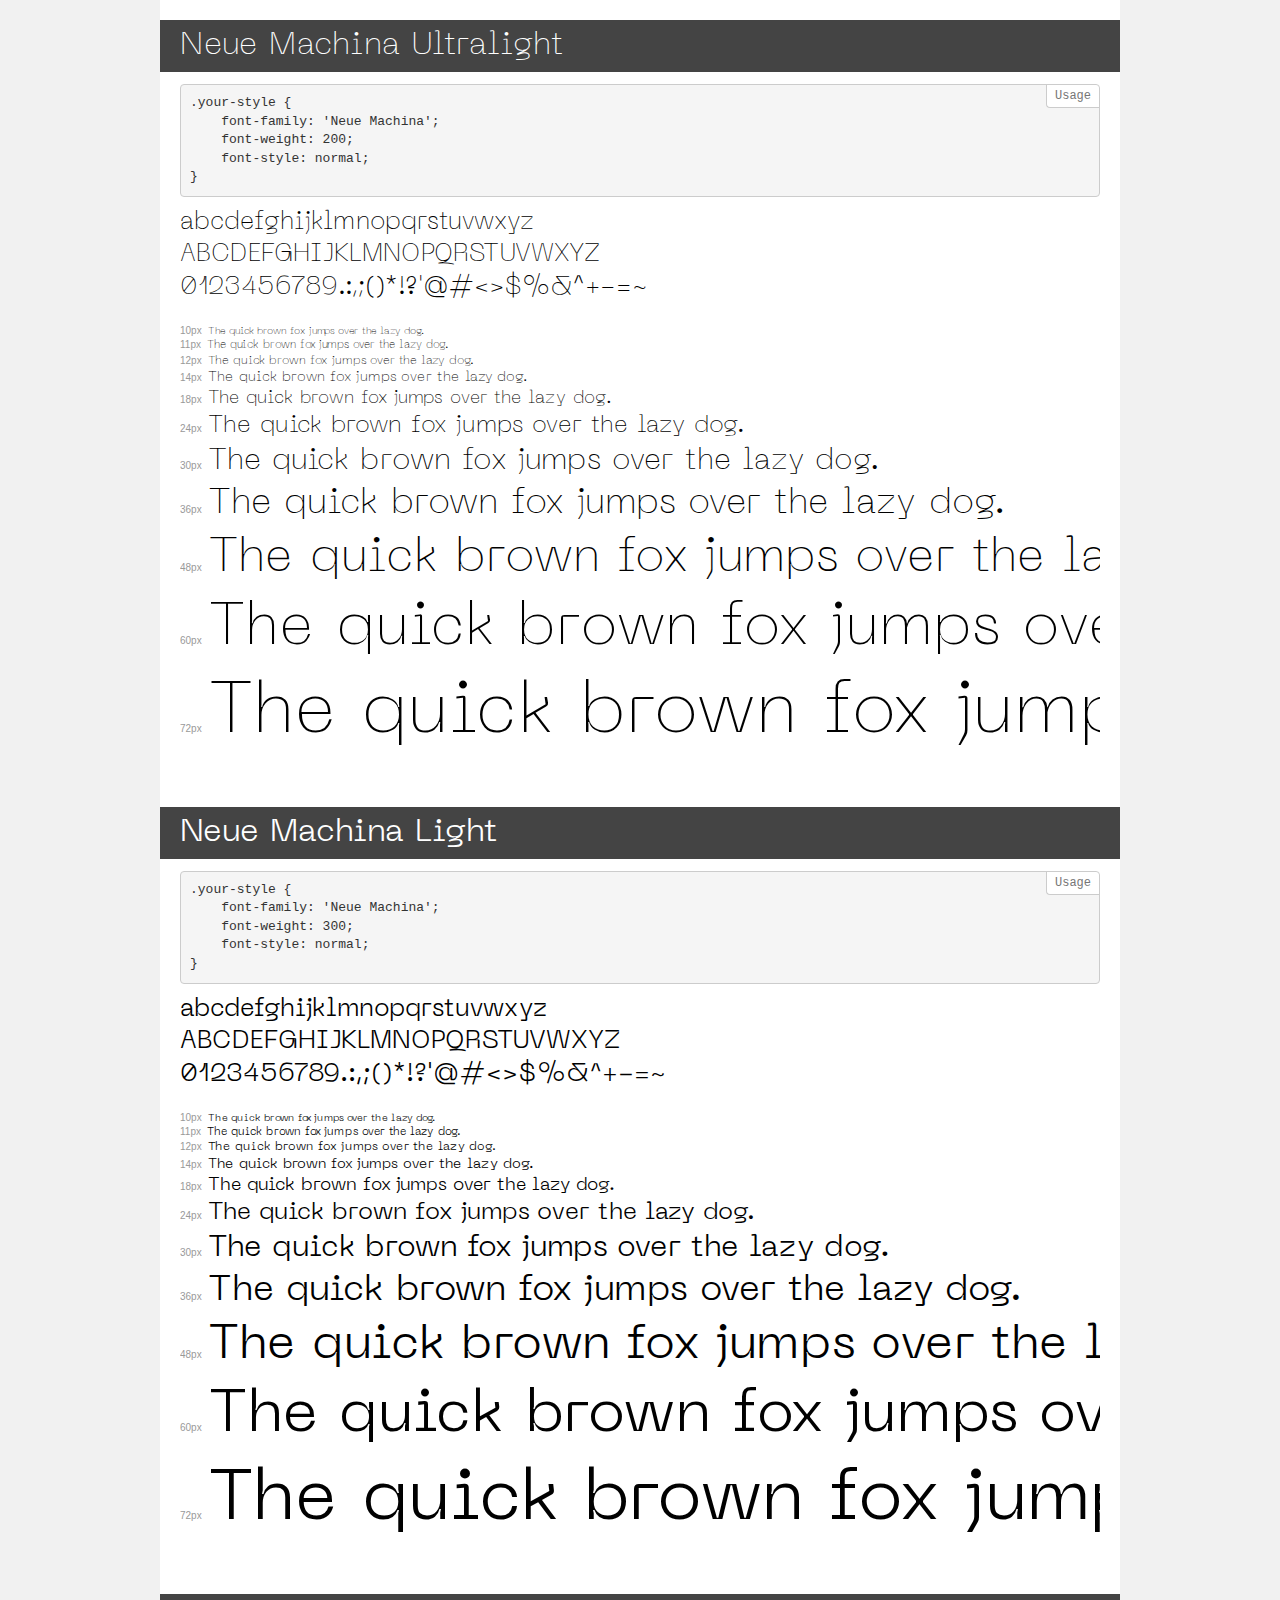
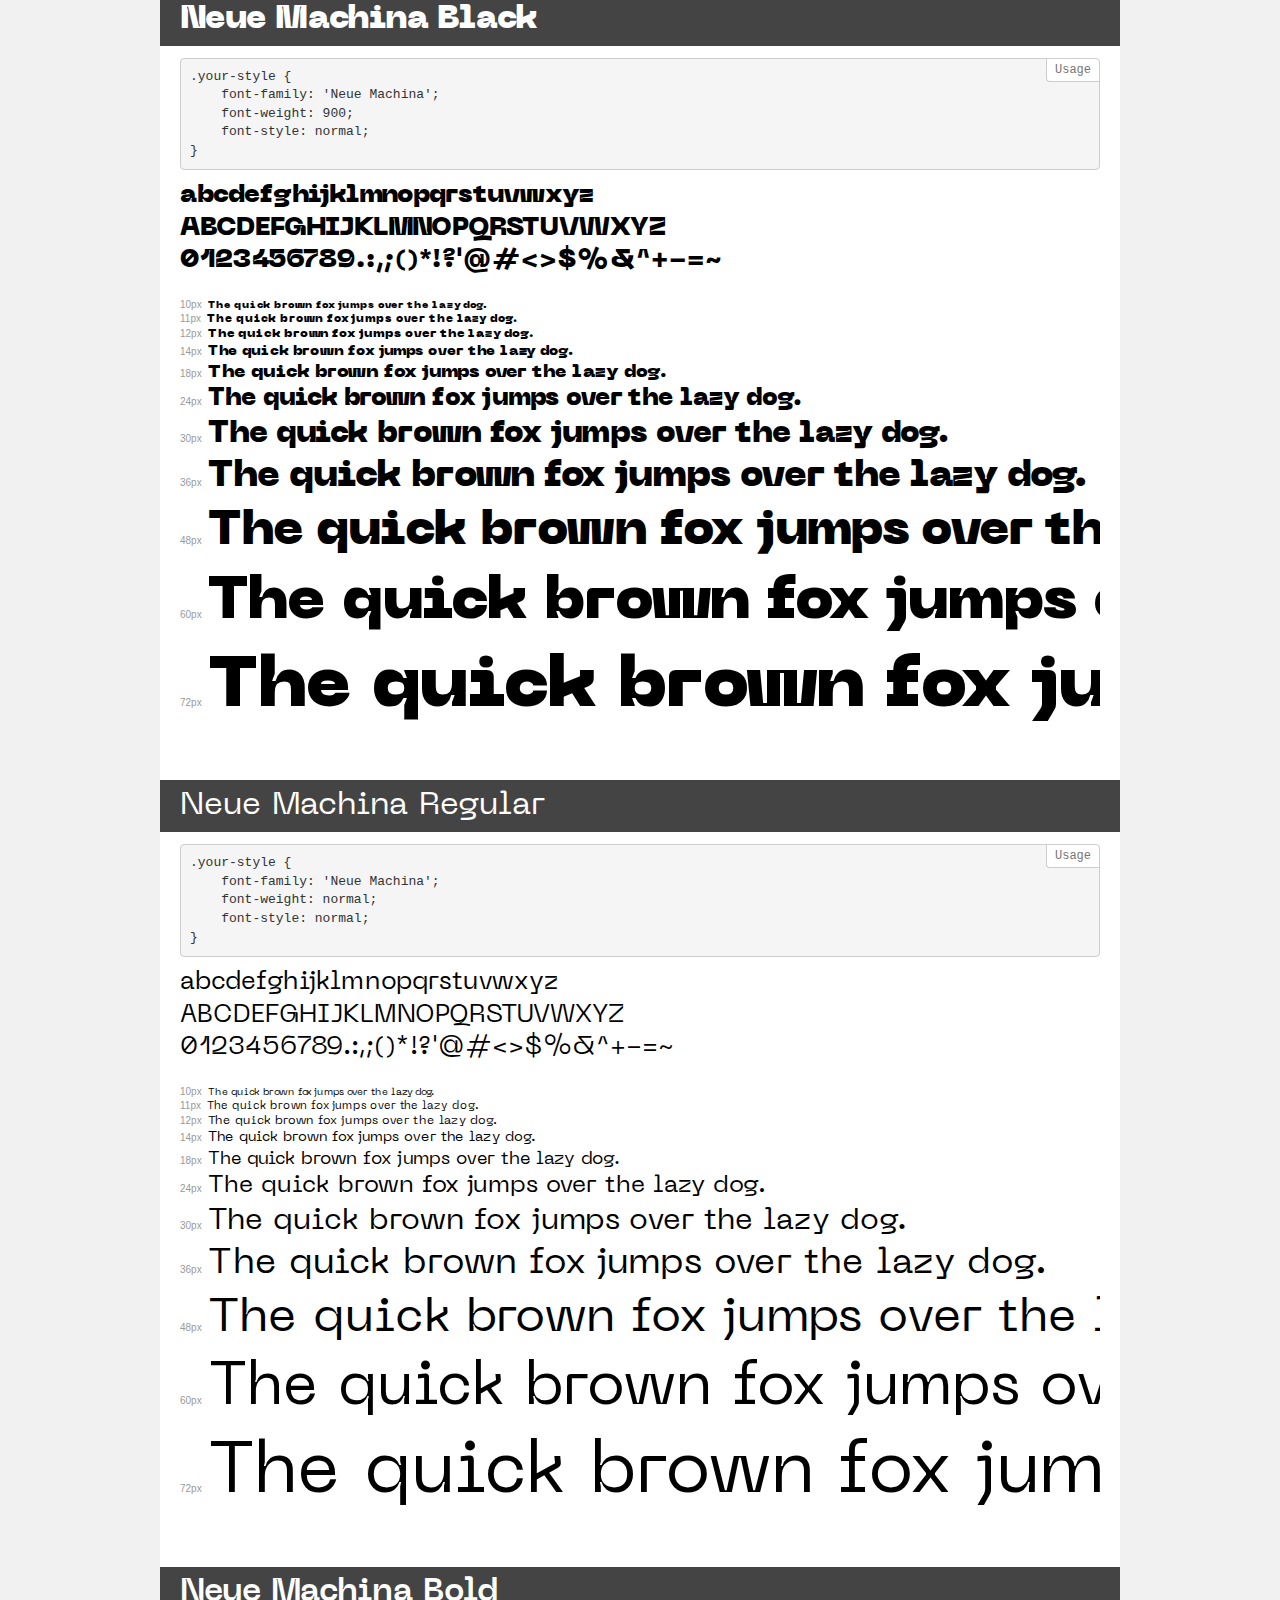
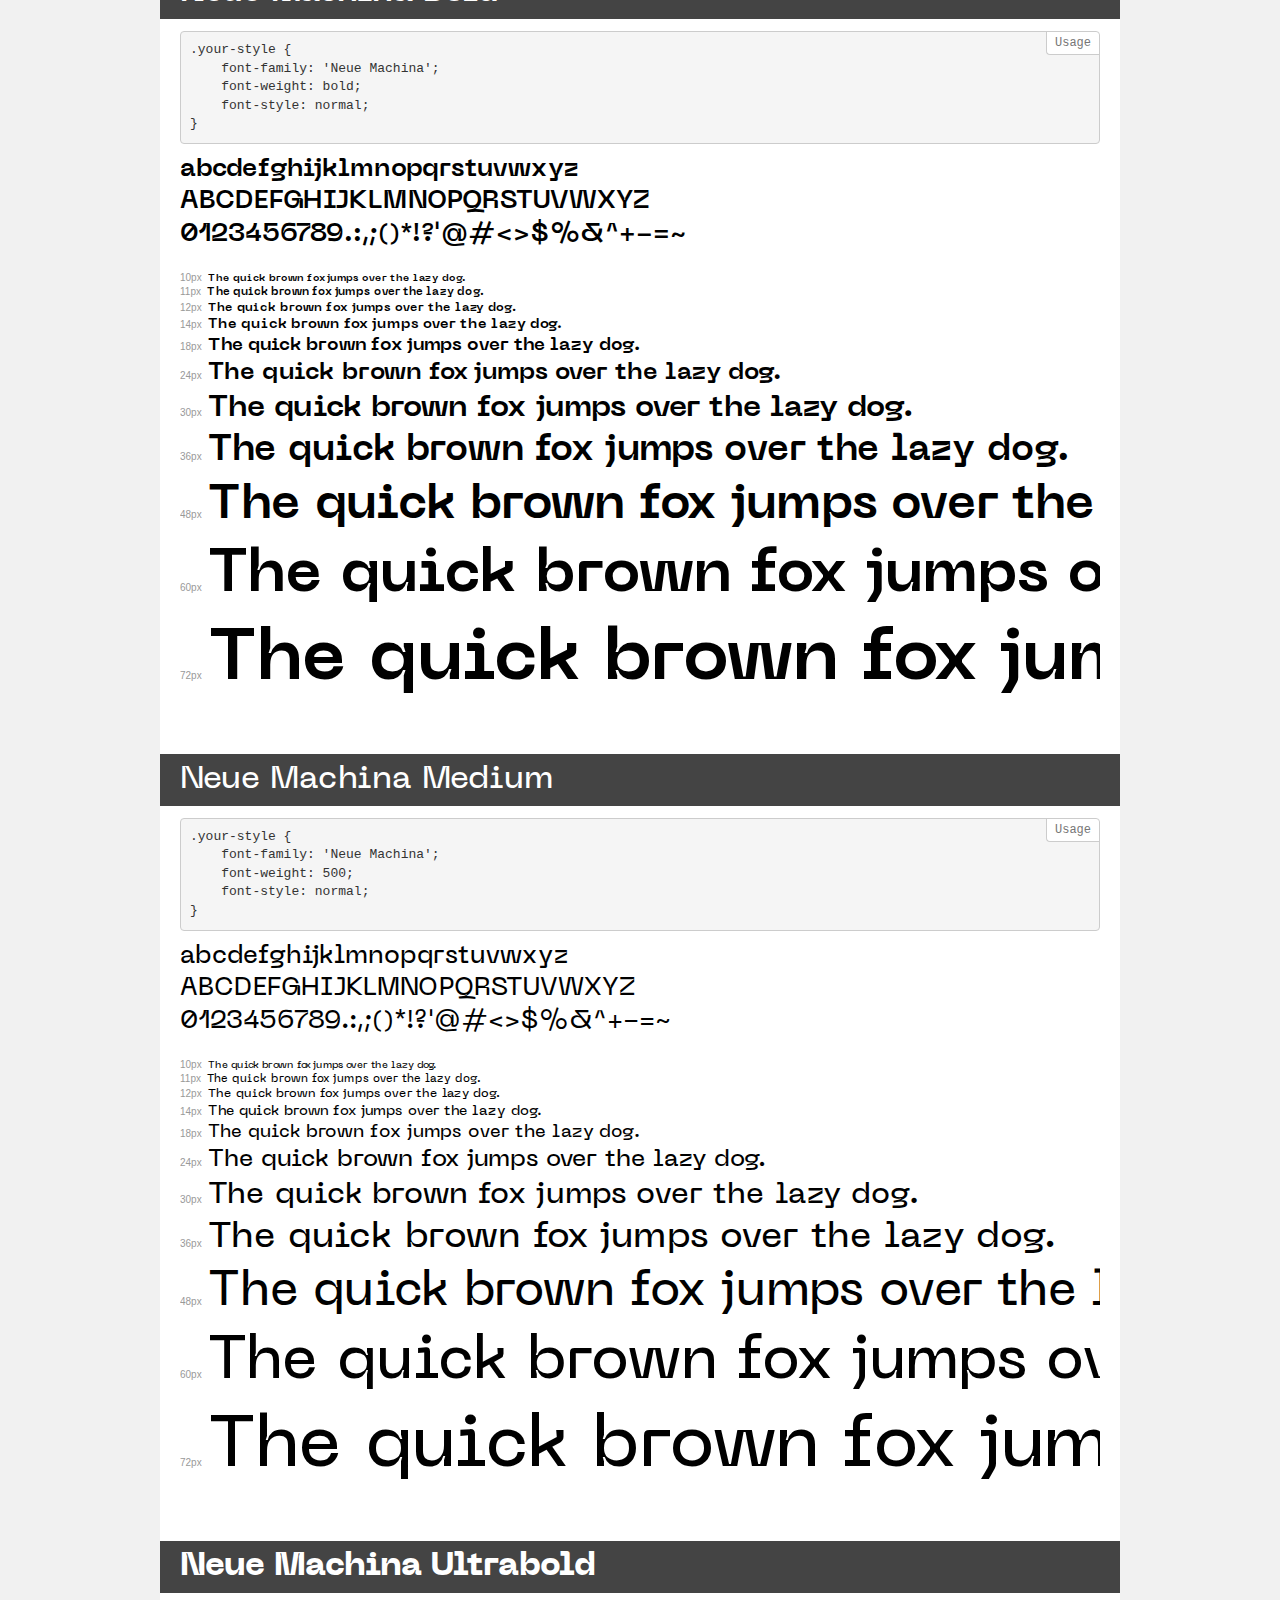
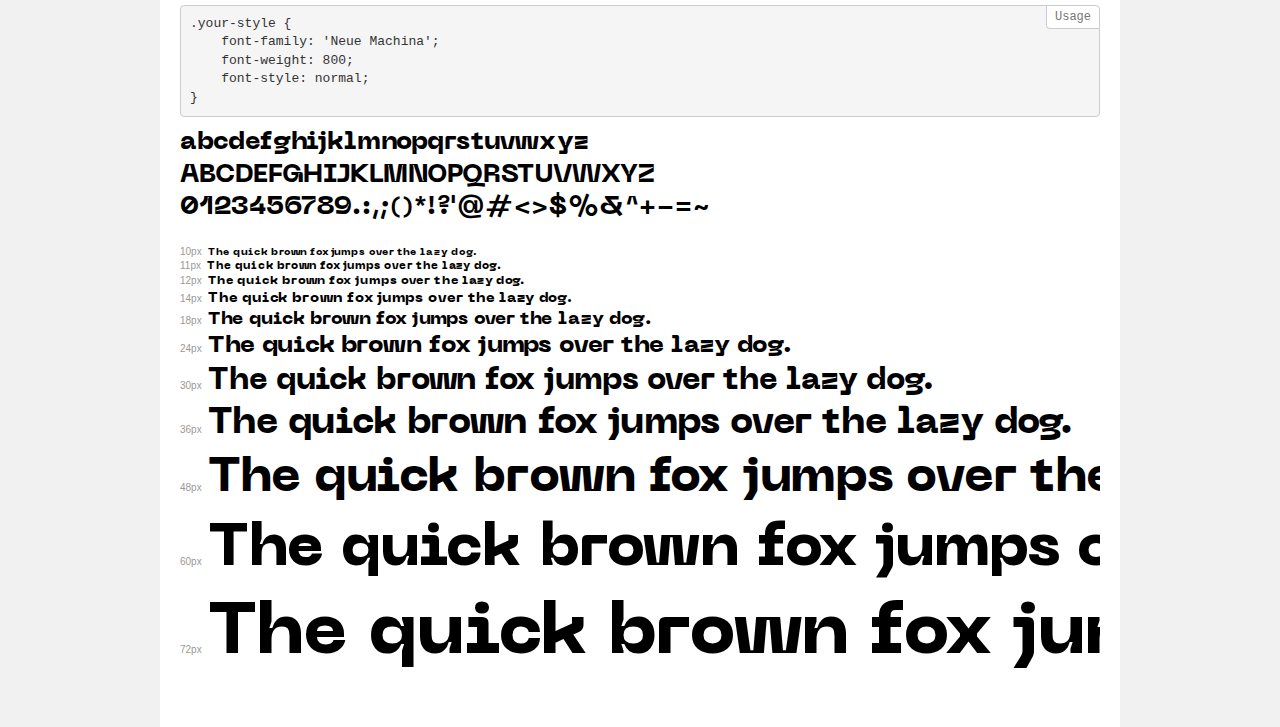
<file: assests/font/demo.html>
<!DOCTYPE html>
<html>
<head>
    <meta charset="utf-8">
    <meta http-equiv="X-UA-Compatible" content="IE=edge">
    <meta name="viewport" content="width=device-width, initial-scale=1">
    <meta name="robots" content="noindex, noarchive">
    <meta name="format-detection" content="telephone=no">
    <title>Transfonter demo</title>
    <link href="stylesheet.css" rel="stylesheet">
    <style>
        /*
        http://meyerweb.com/eric/tools/css/reset/
        v2.0 | 20110126
        License: none (public domain)
        */
        html, body, div, span, applet, object, iframe,
        h1, h2, h3, h4, h5, h6, p, blockquote, pre,
        a, abbr, acronym, address, big, cite, code,
        del, dfn, em, img, ins, kbd, q, s, samp,
        small, strike, strong, sub, sup, tt, var,
        b, u, i, center,
        dl, dt, dd, ol, ul, li,
        fieldset, form, label, legend,
        table, caption, tbody, tfoot, thead, tr, th, td,
        article, aside, canvas, details, embed,
        figure, figcaption, footer, header, hgroup,
        menu, nav, output, ruby, section, summary,
        time, mark, audio, video {
            margin: 0;
            padding: 0;
            border: 0;
            font-size: 100%;
            font: inherit;
            vertical-align: baseline;
        }
        /* HTML5 display-role reset for older browsers */
        article, aside, details, figcaption, figure,
        footer, header, hgroup, menu, nav, section {
            display: block;
        }
        body {
            line-height: 1;
        }
        ol, ul {
            list-style: none;
        }
        blockquote, q {
            quotes: none;
        }
        blockquote:before, blockquote:after,
        q:before, q:after {
            content: '';
            content: none;
        }
        table {
            border-collapse: collapse;
            border-spacing: 0;
        }
        /* common styles */
        body {
            background: #f1f1f1;
            color: #000;
        }
        .page {
            background: #fff;
            width: 920px;
            margin: 0 auto;
            padding: 20px 20px 0 20px;
            overflow: hidden;
        }
        .font-container {
            overflow-x: auto;
            overflow-y: hidden;
            margin-bottom: 40px;
            line-height: 1.3;
            white-space: nowrap;
            padding-bottom: 5px;
        }
        h1 {
            position: relative;
            background: #444;
            font-size: 32px;
            color: #fff;
            padding: 10px 20px;
            margin: 0 -20px 12px -20px;
        }
        .letters {
            font-size: 25px;
            margin-bottom: 20px;
        }
        .s10:before {
            content: '10px';
        }
        .s11:before {
            content: '11px';
        }
        .s12:before {
            content: '12px';
        }
        .s14:before {
            content: '14px';
        }
        .s18:before {
            content: '18px';
        }
        .s24:before {
            content: '24px';
        }
        .s30:before {
            content: '30px';
        }
        .s36:before {
            content: '36px';
        }
        .s48:before {
            content: '48px';
        }
        .s60:before {
            content: '60px';
        }
        .s72:before {
            content: '72px';
        }
        .s10:before, .s11:before, .s12:before, .s14:before,
        .s18:before, .s24:before, .s30:before, .s36:before,
        .s48:before, .s60:before, .s72:before {
            font-family: Arial, sans-serif;
            font-size: 10px;
            font-weight: normal;
            font-style: normal;
            color: #999;
            padding-right: 6px;
        }
        pre {
            display: block;
            position: relative;
            padding: 9px;
            margin: 0 0 10px;
            font-family: Monaco, Menlo, Consolas, "Courier New", monospace !important;
            font-size: 13px;
            line-height: 1.428571429;
            color: #333;
            font-weight: normal !important;
            font-style: normal !important;
            background-color: #f5f5f5;
            border: 1px solid #ccc;
            overflow-x: auto;
            border-radius: 4px;
        }
        pre:after {
            display: block;
            position: absolute;
            right: 0;
            top: 0;
            content: 'Usage';
            line-height: 1;
            padding: 5px 8px;
            font-size: 12px;
            color: #767676;
            background-color: #fff;
            border: 1px solid #ccc;
            border-right: none;
            border-top: none;
            border-radius: 0 4px 0 4px;
            z-index: 10;
        }
        /* responsive */
        @media (max-width: 959px) {
            .page {
                width: auto;
                margin: 0;
            }
        }
    </style>
</head>
<body>
<div class="page">
    <div class="demo" style="font-family: 'Neue Machina'; font-weight: 200; font-style: normal;">
        <h1>Neue Machina Ultralight</h1>
        <pre>.your-style {
    font-family: 'Neue Machina';
    font-weight: 200;
    font-style: normal;
}</pre>
        <div class="font-container">
            <p class="letters">
                abcdefghijklmnopqrstuvwxyz<br>
ABCDEFGHIJKLMNOPQRSTUVWXYZ<br>
                0123456789.:,;()*!?'@#<>$%&^+-=~
            </p>
            <p class="s10" style="font-size: 10px;">The quick brown fox jumps over the lazy dog.</p>
            <p class="s11" style="font-size: 11px;">The quick brown fox jumps over the lazy dog.</p>
            <p class="s12" style="font-size: 12px;">The quick brown fox jumps over the lazy dog.</p>
            <p class="s14" style="font-size: 14px;">The quick brown fox jumps over the lazy dog.</p>
            <p class="s18" style="font-size: 18px;">The quick brown fox jumps over the lazy dog.</p>
            <p class="s24" style="font-size: 24px;">The quick brown fox jumps over the lazy dog.</p>
            <p class="s30" style="font-size: 30px;">The quick brown fox jumps over the lazy dog.</p>
            <p class="s36" style="font-size: 36px;">The quick brown fox jumps over the lazy dog.</p>
            <p class="s48" style="font-size: 48px;">The quick brown fox jumps over the lazy dog.</p>
            <p class="s60" style="font-size: 60px;">The quick brown fox jumps over the lazy dog.</p>
            <p class="s72" style="font-size: 72px;">The quick brown fox jumps over the lazy dog.</p>
        </div>
    </div>
    <div class="demo" style="font-family: 'Neue Machina'; font-weight: 300; font-style: normal;">
        <h1>Neue Machina Light</h1>
        <pre>.your-style {
    font-family: 'Neue Machina';
    font-weight: 300;
    font-style: normal;
}</pre>
        <div class="font-container">
            <p class="letters">
                abcdefghijklmnopqrstuvwxyz<br>
ABCDEFGHIJKLMNOPQRSTUVWXYZ<br>
                0123456789.:,;()*!?'@#<>$%&^+-=~
            </p>
            <p class="s10" style="font-size: 10px;">The quick brown fox jumps over the lazy dog.</p>
            <p class="s11" style="font-size: 11px;">The quick brown fox jumps over the lazy dog.</p>
            <p class="s12" style="font-size: 12px;">The quick brown fox jumps over the lazy dog.</p>
            <p class="s14" style="font-size: 14px;">The quick brown fox jumps over the lazy dog.</p>
            <p class="s18" style="font-size: 18px;">The quick brown fox jumps over the lazy dog.</p>
            <p class="s24" style="font-size: 24px;">The quick brown fox jumps over the lazy dog.</p>
            <p class="s30" style="font-size: 30px;">The quick brown fox jumps over the lazy dog.</p>
            <p class="s36" style="font-size: 36px;">The quick brown fox jumps over the lazy dog.</p>
            <p class="s48" style="font-size: 48px;">The quick brown fox jumps over the lazy dog.</p>
            <p class="s60" style="font-size: 60px;">The quick brown fox jumps over the lazy dog.</p>
            <p class="s72" style="font-size: 72px;">The quick brown fox jumps over the lazy dog.</p>
        </div>
    </div>
    <div class="demo" style="font-family: 'Neue Machina'; font-weight: 900; font-style: normal;">
        <h1>Neue Machina Black</h1>
        <pre>.your-style {
    font-family: 'Neue Machina';
    font-weight: 900;
    font-style: normal;
}</pre>
        <div class="font-container">
            <p class="letters">
                abcdefghijklmnopqrstuvwxyz<br>
ABCDEFGHIJKLMNOPQRSTUVWXYZ<br>
                0123456789.:,;()*!?'@#<>$%&^+-=~
            </p>
            <p class="s10" style="font-size: 10px;">The quick brown fox jumps over the lazy dog.</p>
            <p class="s11" style="font-size: 11px;">The quick brown fox jumps over the lazy dog.</p>
            <p class="s12" style="font-size: 12px;">The quick brown fox jumps over the lazy dog.</p>
            <p class="s14" style="font-size: 14px;">The quick brown fox jumps over the lazy dog.</p>
            <p class="s18" style="font-size: 18px;">The quick brown fox jumps over the lazy dog.</p>
            <p class="s24" style="font-size: 24px;">The quick brown fox jumps over the lazy dog.</p>
            <p class="s30" style="font-size: 30px;">The quick brown fox jumps over the lazy dog.</p>
            <p class="s36" style="font-size: 36px;">The quick brown fox jumps over the lazy dog.</p>
            <p class="s48" style="font-size: 48px;">The quick brown fox jumps over the lazy dog.</p>
            <p class="s60" style="font-size: 60px;">The quick brown fox jumps over the lazy dog.</p>
            <p class="s72" style="font-size: 72px;">The quick brown fox jumps over the lazy dog.</p>
        </div>
    </div>
    <div class="demo" style="font-family: 'Neue Machina'; font-weight: normal; font-style: normal;">
        <h1>Neue Machina Regular</h1>
        <pre>.your-style {
    font-family: 'Neue Machina';
    font-weight: normal;
    font-style: normal;
}</pre>
        <div class="font-container">
            <p class="letters">
                abcdefghijklmnopqrstuvwxyz<br>
ABCDEFGHIJKLMNOPQRSTUVWXYZ<br>
                0123456789.:,;()*!?'@#<>$%&^+-=~
            </p>
            <p class="s10" style="font-size: 10px;">The quick brown fox jumps over the lazy dog.</p>
            <p class="s11" style="font-size: 11px;">The quick brown fox jumps over the lazy dog.</p>
            <p class="s12" style="font-size: 12px;">The quick brown fox jumps over the lazy dog.</p>
            <p class="s14" style="font-size: 14px;">The quick brown fox jumps over the lazy dog.</p>
            <p class="s18" style="font-size: 18px;">The quick brown fox jumps over the lazy dog.</p>
            <p class="s24" style="font-size: 24px;">The quick brown fox jumps over the lazy dog.</p>
            <p class="s30" style="font-size: 30px;">The quick brown fox jumps over the lazy dog.</p>
            <p class="s36" style="font-size: 36px;">The quick brown fox jumps over the lazy dog.</p>
            <p class="s48" style="font-size: 48px;">The quick brown fox jumps over the lazy dog.</p>
            <p class="s60" style="font-size: 60px;">The quick brown fox jumps over the lazy dog.</p>
            <p class="s72" style="font-size: 72px;">The quick brown fox jumps over the lazy dog.</p>
        </div>
    </div>
    <div class="demo" style="font-family: 'Neue Machina'; font-weight: bold; font-style: normal;">
        <h1>Neue Machina Bold</h1>
        <pre>.your-style {
    font-family: 'Neue Machina';
    font-weight: bold;
    font-style: normal;
}</pre>
        <div class="font-container">
            <p class="letters">
                abcdefghijklmnopqrstuvwxyz<br>
ABCDEFGHIJKLMNOPQRSTUVWXYZ<br>
                0123456789.:,;()*!?'@#<>$%&^+-=~
            </p>
            <p class="s10" style="font-size: 10px;">The quick brown fox jumps over the lazy dog.</p>
            <p class="s11" style="font-size: 11px;">The quick brown fox jumps over the lazy dog.</p>
            <p class="s12" style="font-size: 12px;">The quick brown fox jumps over the lazy dog.</p>
            <p class="s14" style="font-size: 14px;">The quick brown fox jumps over the lazy dog.</p>
            <p class="s18" style="font-size: 18px;">The quick brown fox jumps over the lazy dog.</p>
            <p class="s24" style="font-size: 24px;">The quick brown fox jumps over the lazy dog.</p>
            <p class="s30" style="font-size: 30px;">The quick brown fox jumps over the lazy dog.</p>
            <p class="s36" style="font-size: 36px;">The quick brown fox jumps over the lazy dog.</p>
            <p class="s48" style="font-size: 48px;">The quick brown fox jumps over the lazy dog.</p>
            <p class="s60" style="font-size: 60px;">The quick brown fox jumps over the lazy dog.</p>
            <p class="s72" style="font-size: 72px;">The quick brown fox jumps over the lazy dog.</p>
        </div>
    </div>
    <div class="demo" style="font-family: 'Neue Machina'; font-weight: 500; font-style: normal;">
        <h1>Neue Machina Medium</h1>
        <pre>.your-style {
    font-family: 'Neue Machina';
    font-weight: 500;
    font-style: normal;
}</pre>
        <div class="font-container">
            <p class="letters">
                abcdefghijklmnopqrstuvwxyz<br>
ABCDEFGHIJKLMNOPQRSTUVWXYZ<br>
                0123456789.:,;()*!?'@#<>$%&^+-=~
            </p>
            <p class="s10" style="font-size: 10px;">The quick brown fox jumps over the lazy dog.</p>
            <p class="s11" style="font-size: 11px;">The quick brown fox jumps over the lazy dog.</p>
            <p class="s12" style="font-size: 12px;">The quick brown fox jumps over the lazy dog.</p>
            <p class="s14" style="font-size: 14px;">The quick brown fox jumps over the lazy dog.</p>
            <p class="s18" style="font-size: 18px;">The quick brown fox jumps over the lazy dog.</p>
            <p class="s24" style="font-size: 24px;">The quick brown fox jumps over the lazy dog.</p>
            <p class="s30" style="font-size: 30px;">The quick brown fox jumps over the lazy dog.</p>
            <p class="s36" style="font-size: 36px;">The quick brown fox jumps over the lazy dog.</p>
            <p class="s48" style="font-size: 48px;">The quick brown fox jumps over the lazy dog.</p>
            <p class="s60" style="font-size: 60px;">The quick brown fox jumps over the lazy dog.</p>
            <p class="s72" style="font-size: 72px;">The quick brown fox jumps over the lazy dog.</p>
        </div>
    </div>
    <div class="demo" style="font-family: 'Neue Machina'; font-weight: 800; font-style: normal;">
        <h1>Neue Machina Ultrabold</h1>
        <pre>.your-style {
    font-family: 'Neue Machina';
    font-weight: 800;
    font-style: normal;
}</pre>
        <div class="font-container">
            <p class="letters">
                abcdefghijklmnopqrstuvwxyz<br>
ABCDEFGHIJKLMNOPQRSTUVWXYZ<br>
                0123456789.:,;()*!?'@#<>$%&^+-=~
            </p>
            <p class="s10" style="font-size: 10px;">The quick brown fox jumps over the lazy dog.</p>
            <p class="s11" style="font-size: 11px;">The quick brown fox jumps over the lazy dog.</p>
            <p class="s12" style="font-size: 12px;">The quick brown fox jumps over the lazy dog.</p>
            <p class="s14" style="font-size: 14px;">The quick brown fox jumps over the lazy dog.</p>
            <p class="s18" style="font-size: 18px;">The quick brown fox jumps over the lazy dog.</p>
            <p class="s24" style="font-size: 24px;">The quick brown fox jumps over the lazy dog.</p>
            <p class="s30" style="font-size: 30px;">The quick brown fox jumps over the lazy dog.</p>
            <p class="s36" style="font-size: 36px;">The quick brown fox jumps over the lazy dog.</p>
            <p class="s48" style="font-size: 48px;">The quick brown fox jumps over the lazy dog.</p>
            <p class="s60" style="font-size: 60px;">The quick brown fox jumps over the lazy dog.</p>
            <p class="s72" style="font-size: 72px;">The quick brown fox jumps over the lazy dog.</p>
        </div>
    </div>
</div>
</body>
</html>
</file>
<file: assests/font/stylesheet.css>
@font-face {
    font-family: 'Neue Machina';
    src: url('NeueMachina-Ultralight.eot');
    src: local('Neue Machina Ultralight'), local('NeueMachina-Ultralight'),
        url('NeueMachina-Ultralight.eot?#iefix') format('embedded-opentype'),
        url('NeueMachina-Ultralight.woff2') format('woff2'),
        url('NeueMachina-Ultralight.woff') format('woff'),
        url('NeueMachina-Ultralight.ttf') format('truetype');
    font-weight: 200;
    font-style: normal;
}

@font-face {
    font-family: 'juana';
    src: url(assests/font/juana-extralight.ttf);
}

  

@font-face {
    font-family: 'Neue Machina';
    src: url('NeueMachina-Light.eot');
    src: local('Neue Machina Light'), local('NeueMachina-Light'),
        url('NeueMachina-Light.eot?#iefix') format('embedded-opentype'),
        url('NeueMachina-Light.woff2') format('woff2'),
        url('NeueMachina-Light.woff') format('woff'),
        url('NeueMachina-Light.ttf') format('truetype');
    font-weight: 300;
    font-style: normal;
}

@font-face {
    font-family: 'Neue Machina';
    src: url('NeueMachina-Black.eot');
    src: local('Neue Machina Black'), local('NeueMachina-Black'),
        url('NeueMachina-Black.eot?#iefix') format('embedded-opentype'),
        url('NeueMachina-Black.woff2') format('woff2'),
        url('NeueMachina-Black.woff') format('woff'),
        url('NeueMachina-Black.ttf') format('truetype');
    font-weight: 900;
    font-style: normal;
}

@font-face {
    font-family: 'Neue Machina';
    src: url('NeueMachina-Regular.eot');
    src: local('Neue Machina Regular'), local('NeueMachina-Regular'),
        url('NeueMachina-Regular.eot?#iefix') format('embedded-opentype'),
        url('NeueMachina-Regular.woff2') format('woff2'),
        url('NeueMachina-Regular.woff') format('woff'),
        url('NeueMachina-Regular.ttf') format('truetype');
    font-weight: normal;
    font-style: normal;
}

@font-face {
    font-family: 'Neue Machina';
    src: url('NeueMachina-Bold.eot');
    src: local('Neue Machina Bold'), local('NeueMachina-Bold'),
        url('NeueMachina-Bold.eot?#iefix') format('embedded-opentype'),
        url('NeueMachina-Bold.woff2') format('woff2'),
        url('NeueMachina-Bold.woff') format('woff'),
        url('NeueMachina-Bold.ttf') format('truetype');
    font-weight: bold;
    font-style: normal;
}

@font-face {
    font-family: 'Neue Machina';
    src: url('NeueMachina-Medium.eot');
    src: local('Neue Machina Medium'), local('NeueMachina-Medium'),
        url('NeueMachina-Medium.eot?#iefix') format('embedded-opentype'),
        url('NeueMachina-Medium.woff2') format('woff2'),
        url('NeueMachina-Medium.woff') format('woff'),
        url('NeueMachina-Medium.ttf') format('truetype');
    font-weight: 500;
    font-style: normal;
}

@font-face {
    font-family: 'Neue Machina';
    src: url('NeueMachina-Ultrabold.eot');
    src: local('Neue Machina Ultrabold'), local('NeueMachina-Ultrabold'),
        url('NeueMachina-Ultrabold.eot?#iefix') format('embedded-opentype'),
        url('NeueMachina-Ultrabold.woff2') format('woff2'),
        url('NeueMachina-Ultrabold.woff') format('woff'),
        url('NeueMachina-Ultrabold.ttf') format('truetype');
    font-weight: 800;
    font-style: normal;
}
</file>
